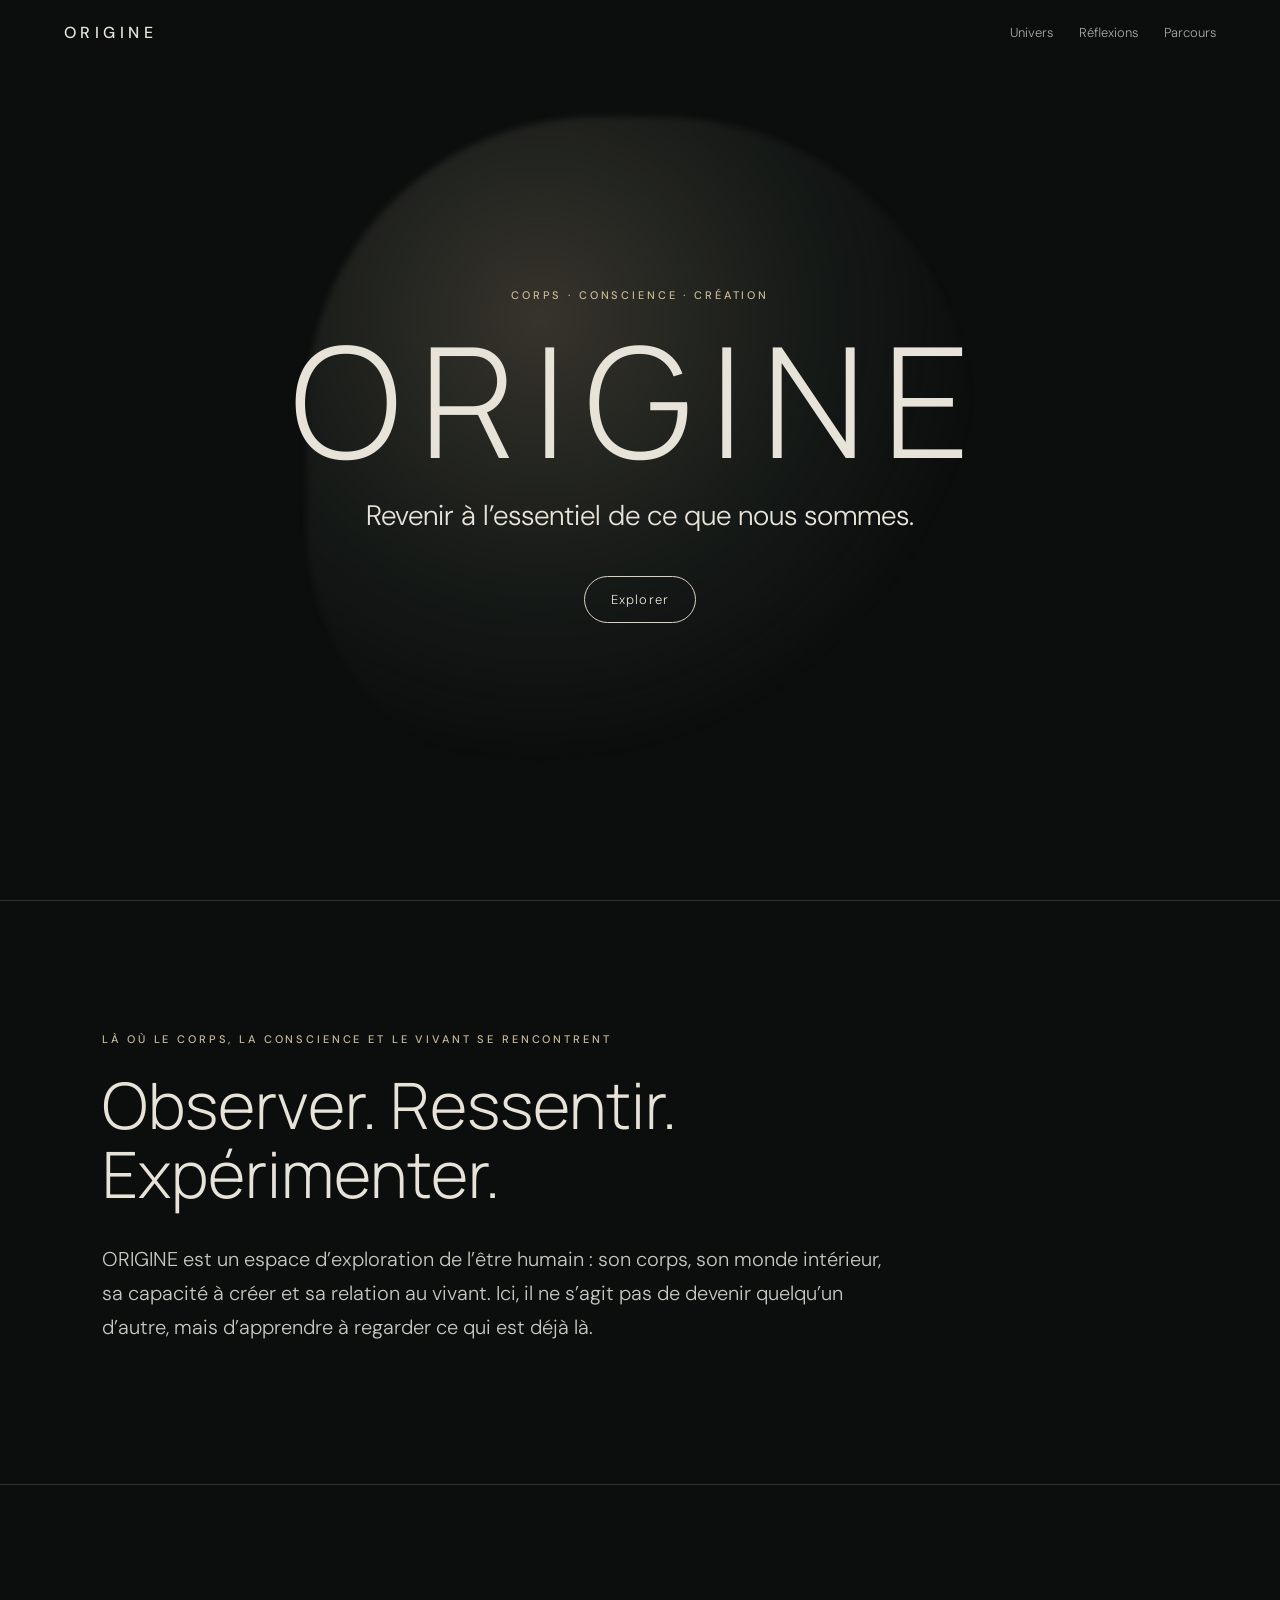
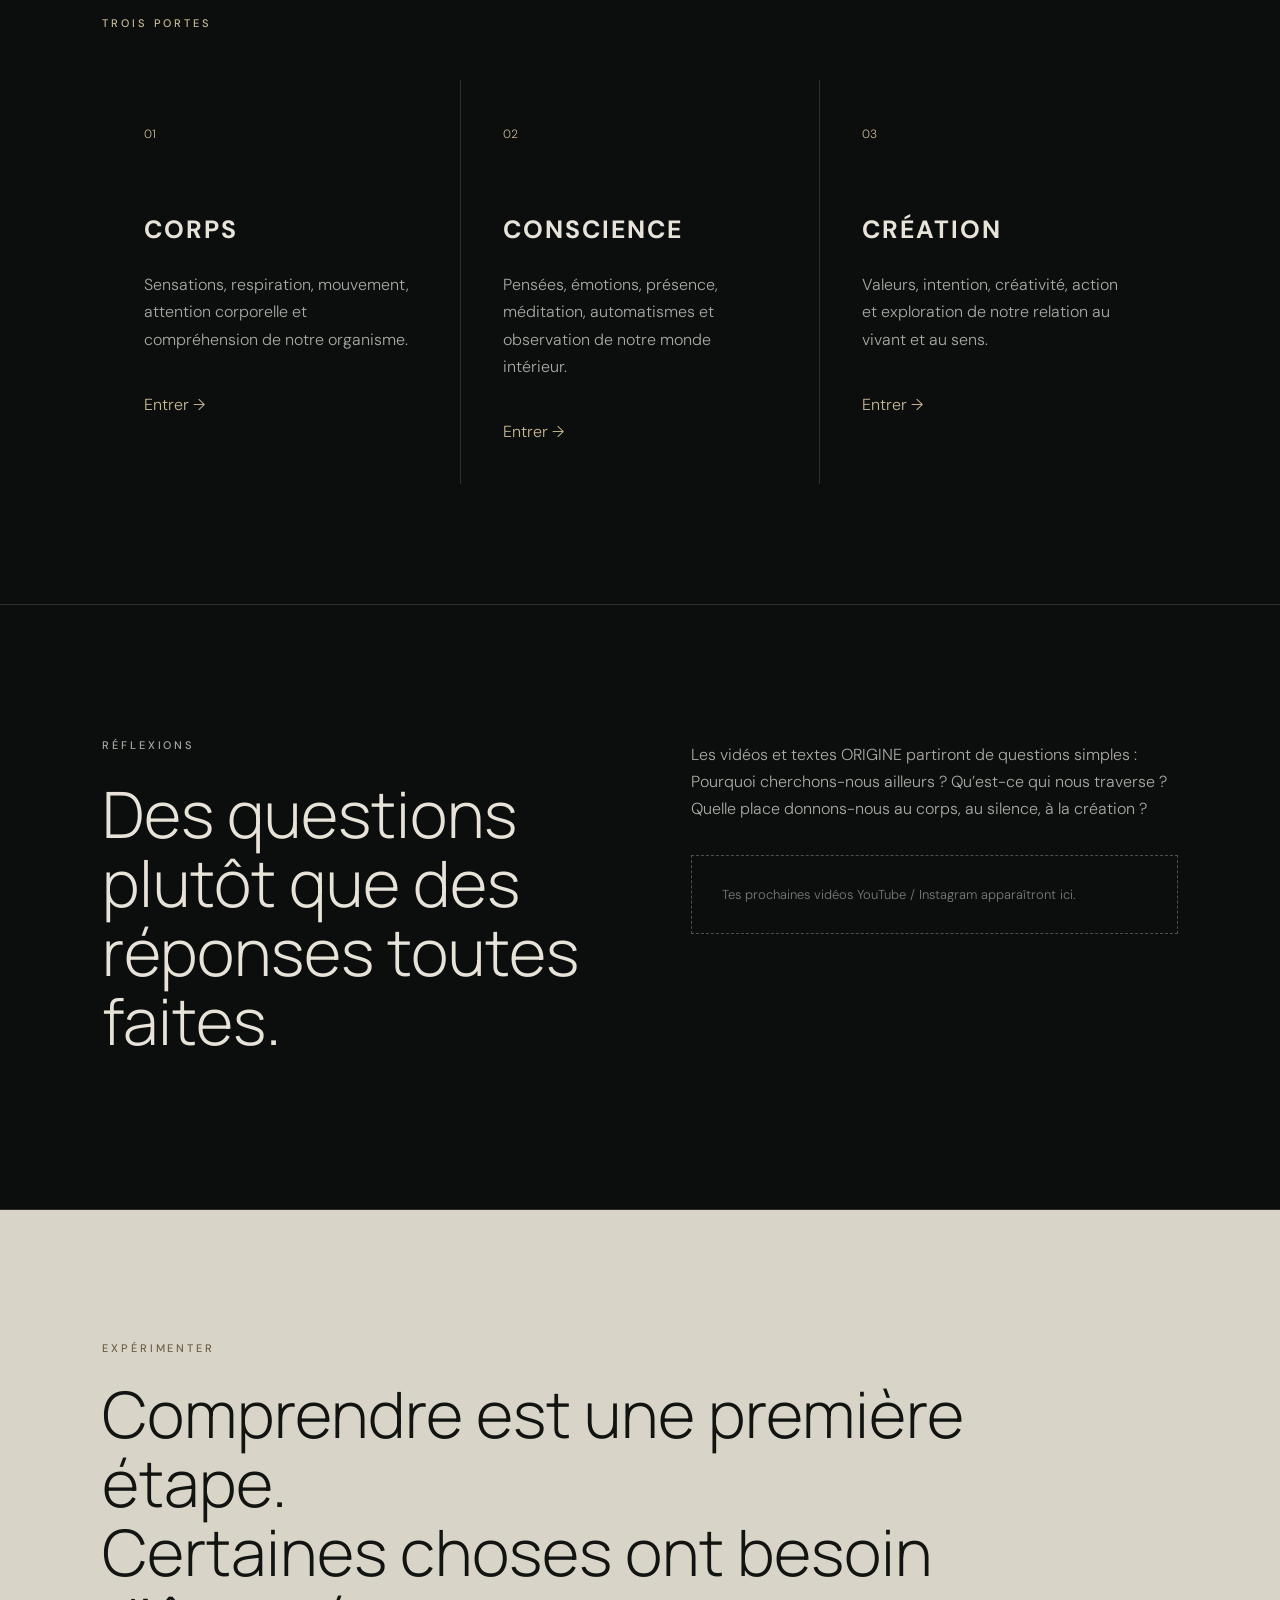
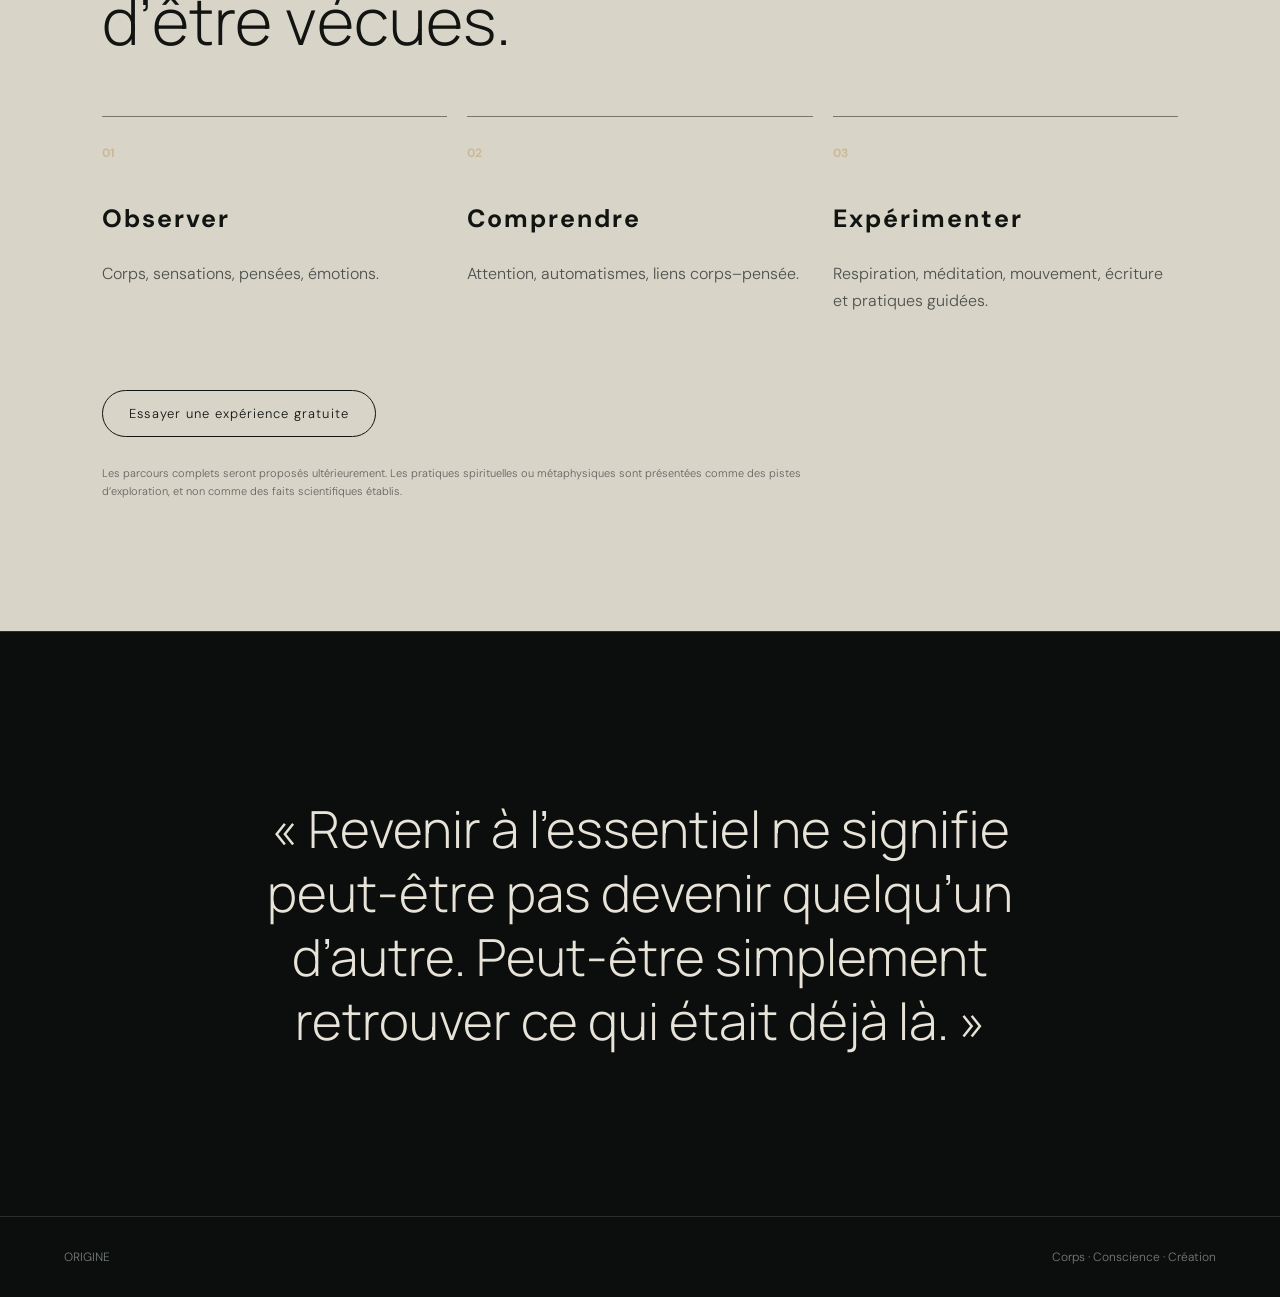
<file: index.html>
<!doctype html>
<html lang="fr">
<head>
<meta charset="utf-8"><meta name="viewport" content="width=device-width,initial-scale=1">
<title>ORIGINE — Revenir à l'essentiel de ce que nous sommes</title>
<meta name="description" content="ORIGINE — Corps, conscience, création. Un espace d'exploration du corps, du monde intérieur et du vivant.">
<link rel="stylesheet" href="style.css">
</head>
<body>
<header class="nav">
  <a class="brand" href="#top">ORIGINE</a>
  <nav><a href="#univers">Univers</a><a href="#reflexions">Réflexions</a><a href="#parcours">Parcours</a></nav>
</header>

<main id="top">
<section class="hero">
  <div class="orb" aria-hidden="true"></div>
  <div class="hero-content">
    <p class="eyebrow">CORPS · CONSCIENCE · CRÉATION</p>
    <h1>ORIGINE</h1>
    <p class="lead">Revenir à l’essentiel de ce que nous sommes.</p>
    <a class="button" href="#manifesto">Explorer</a>
  </div>
</section>

<section id="manifesto" class="manifesto section">
  <p class="eyebrow">LÀ OÙ LE CORPS, LA CONSCIENCE ET LE VIVANT SE RENCONTRENT</p>
  <h2>Observer. Ressentir. Expérimenter.</h2>
  <p class="wide">ORIGINE est un espace d’exploration de l’être humain : son corps, son monde intérieur, sa capacité à créer et sa relation au vivant. Ici, il ne s’agit pas de devenir quelqu’un d’autre, mais d’apprendre à regarder ce qui est déjà là.</p>
</section>

<section id="univers" class="section">
  <p class="eyebrow">TROIS PORTES</p>
  <div class="cards">
    <article><span>01</span><h3>CORPS</h3><p>Sensations, respiration, mouvement, attention corporelle et compréhension de notre organisme.</p><a href="corps.html">Entrer →</a></article>
    <article><span>02</span><h3>CONSCIENCE</h3><p>Pensées, émotions, présence, méditation, automatismes et observation de notre monde intérieur.</p><a href="conscience.html">Entrer →</a></article>
    <article><span>03</span><h3>CRÉATION</h3><p>Valeurs, intention, créativité, action et exploration de notre relation au vivant et au sens.</p><a href="creation.html">Entrer →</a></article>
  </div>
</section>

<section id="reflexions" class="section split">
  <div><p class="eyebrow">RÉFLEXIONS</p><h2>Des questions plutôt que des réponses toutes faites.</h2></div>
  <div><p>Les vidéos et textes ORIGINE partiront de questions simples : Pourquoi cherchons-nous ailleurs ? Qu’est-ce qui nous traverse ? Quelle place donnons-nous au corps, au silence, à la création ?</p><div class="placeholder">Tes prochaines vidéos YouTube / Instagram apparaîtront ici.</div></div>
</section>

<section id="parcours" class="section parcours">
  <p class="eyebrow">EXPÉRIMENTER</p>
  <h2>Comprendre est une première étape.<br>Certaines choses ont besoin d’être vécues.</h2>
  <div class="path">
    <div><b>01</b><h3>Observer</h3><p>Corps, sensations, pensées, émotions.</p></div>
    <div><b>02</b><h3>Comprendre</h3><p>Attention, automatismes, liens corps–pensée.</p></div>
    <div><b>03</b><h3>Expérimenter</h3><p>Respiration, méditation, mouvement, écriture et pratiques guidées.</p></div>
  </div>
  <a class="button light" href="experience.html">Essayer une expérience gratuite</a>
  <p class="micro">Les parcours complets seront proposés ultérieurement. Les pratiques spirituelles ou métaphysiques sont présentées comme des pistes d’exploration, et non comme des faits scientifiques établis.</p>
</section>

<section class="closing section">
  <blockquote>« Revenir à l’essentiel ne signifie peut-être pas devenir quelqu’un d’autre. Peut-être simplement retrouver ce qui était déjà là. »</blockquote>
</section>
</main>
<footer><span>ORIGINE</span><span>Corps · Conscience · Création</span></footer>
<script src="script.js"></script>
</body></html>
</file>
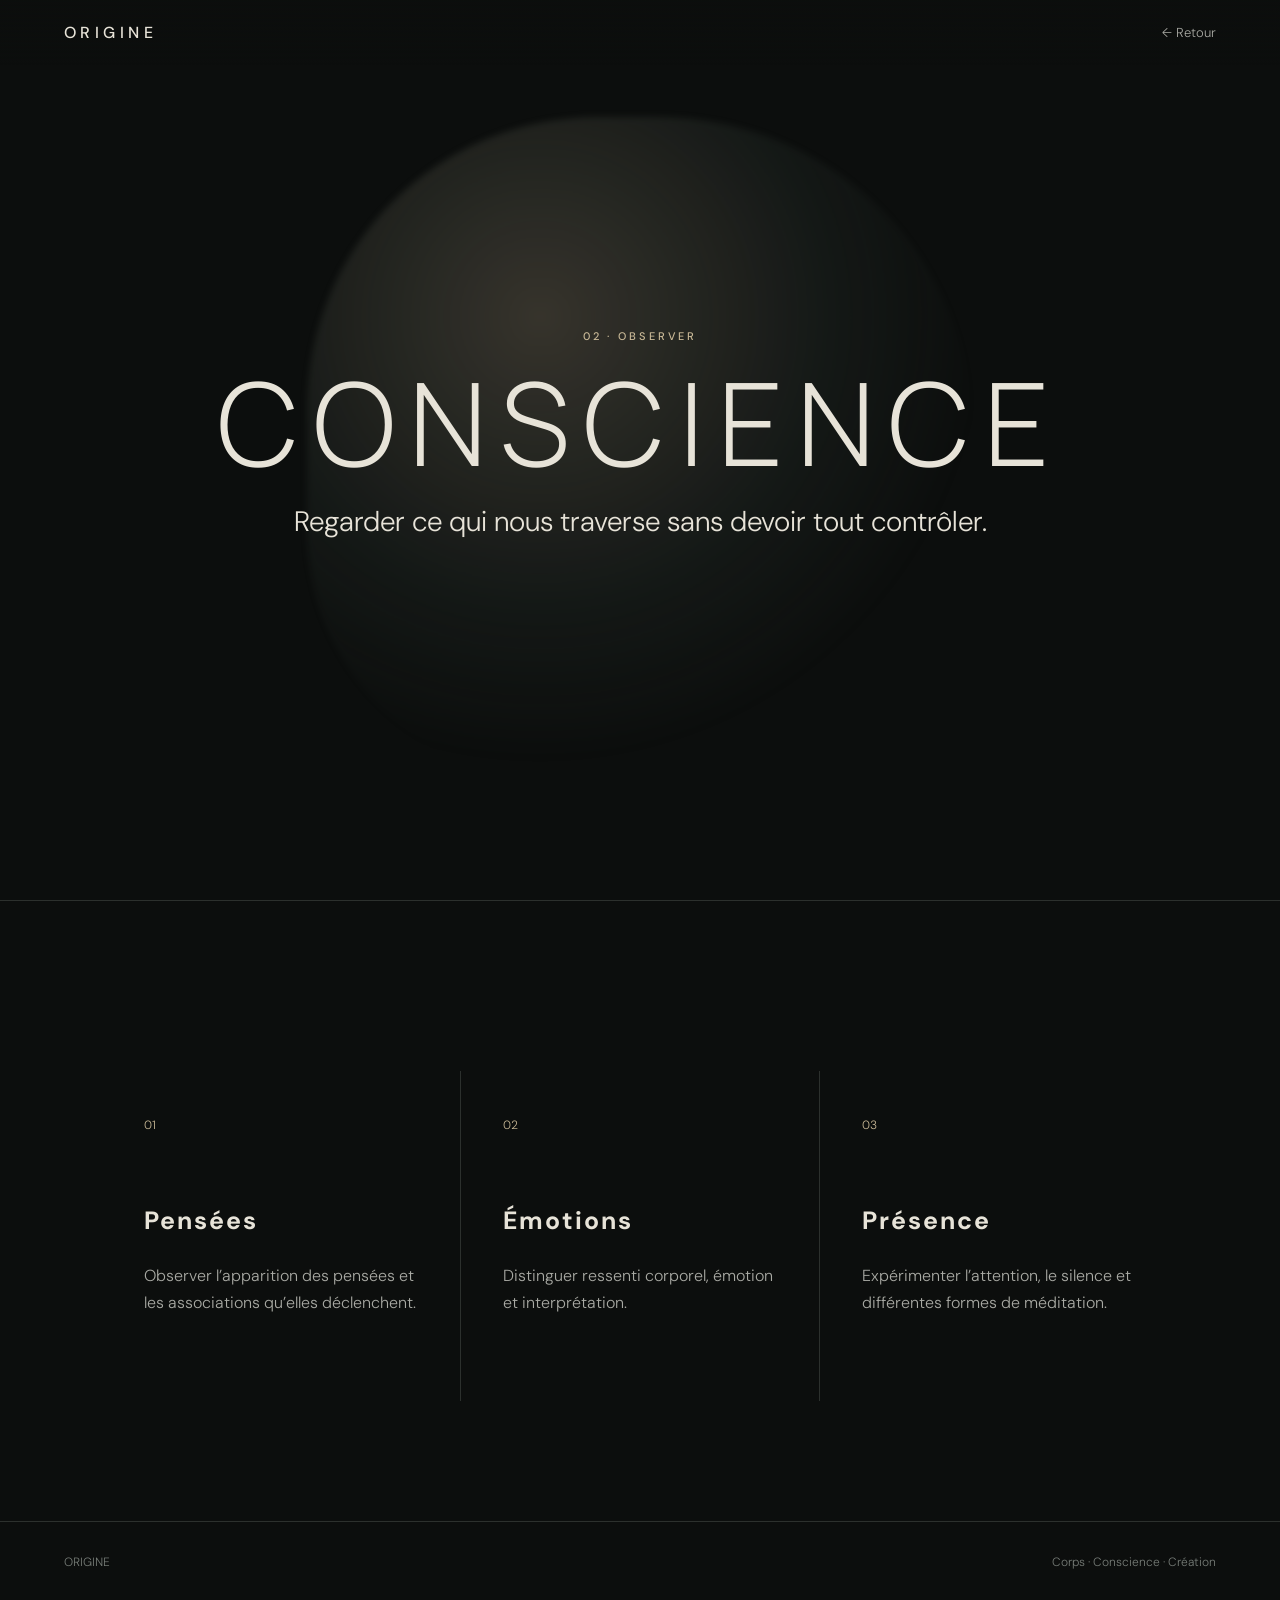
<file: conscience.html>
<!doctype html><html lang="fr"><head><meta charset="utf-8"><meta name="viewport" content="width=device-width,initial-scale=1"><title>Conscience — ORIGINE</title><link rel="stylesheet" href="style.css"></head><body>
<header class="nav"><a class="brand" href="index.html">ORIGINE</a><nav><a href="index.html#univers">← Retour</a></nav></header>
<main><section class="hero"><div class="orb"></div><div class="hero-content"><p class="eyebrow">02 · OBSERVER</p><h1 style="font-size:clamp(50px,9vw,120px)">CONSCIENCE</h1><p class="lead">Regarder ce qui nous traverse sans devoir tout contrôler.</p></div></section>
<section class="section"><div class="cards"><article><span>01</span><h3>Pensées</h3><p>Observer l’apparition des pensées et les associations qu’elles déclenchent.</p></article><article><span>02</span><h3>Émotions</h3><p>Distinguer ressenti corporel, émotion et interprétation.</p></article><article><span>03</span><h3>Présence</h3><p>Expérimenter l’attention, le silence et différentes formes de méditation.</p></article></div></section></main><footer><span>ORIGINE</span><span>Corps · Conscience · Création</span></footer></body></html>
</file>
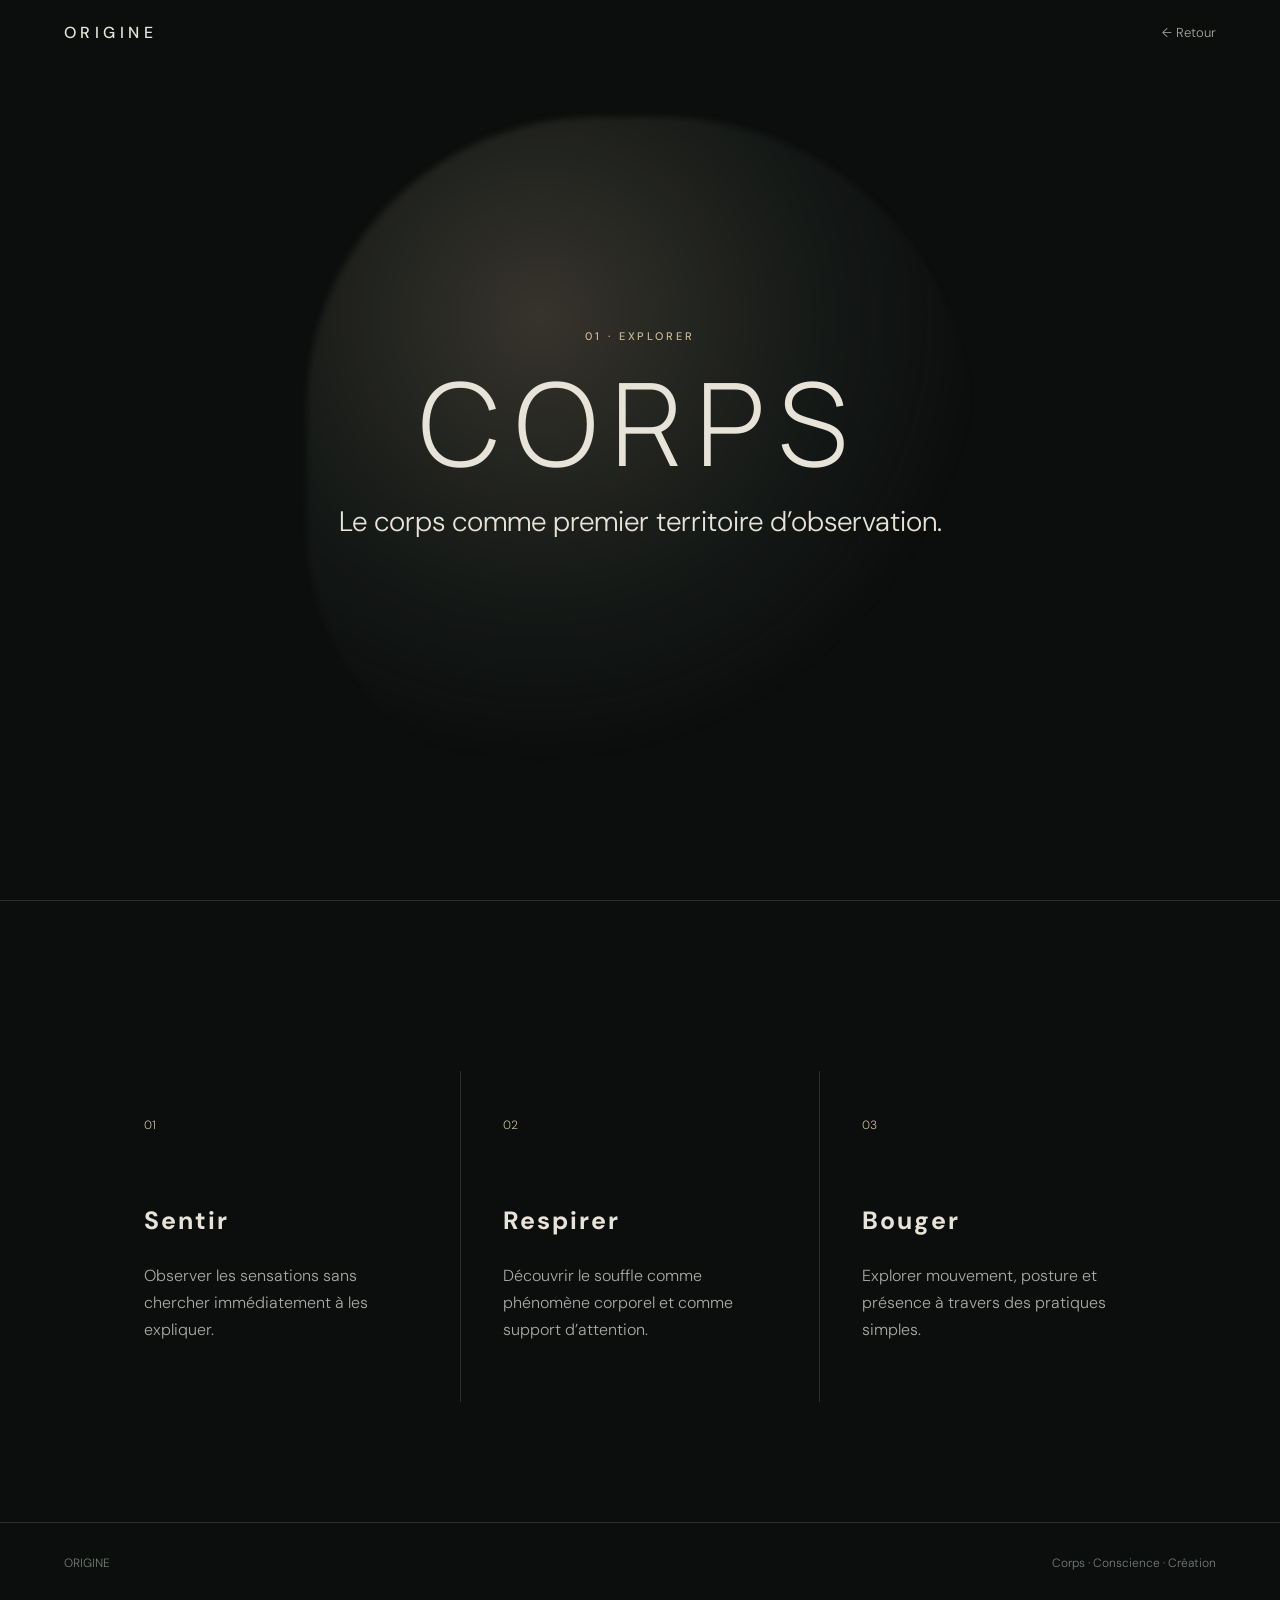
<file: corps.html>
<!doctype html><html lang="fr"><head><meta charset="utf-8"><meta name="viewport" content="width=device-width,initial-scale=1"><title>Corps — ORIGINE</title><link rel="stylesheet" href="style.css"></head><body>
<header class="nav"><a class="brand" href="index.html">ORIGINE</a><nav><a href="index.html#univers">← Retour</a></nav></header>
<main><section class="hero"><div class="orb"></div><div class="hero-content"><p class="eyebrow">01 · EXPLORER</p><h1 style="font-size:clamp(50px,9vw,120px)">CORPS</h1><p class="lead">Le corps comme premier territoire d’observation.</p></div></section>
<section class="section"><div class="cards"><article><span>01</span><h3>Sentir</h3><p>Observer les sensations sans chercher immédiatement à les expliquer.</p></article><article><span>02</span><h3>Respirer</h3><p>Découvrir le souffle comme phénomène corporel et comme support d’attention.</p></article><article><span>03</span><h3>Bouger</h3><p>Explorer mouvement, posture et présence à travers des pratiques simples.</p></article></div></section></main><footer><span>ORIGINE</span><span>Corps · Conscience · Création</span></footer></body></html>
</file>
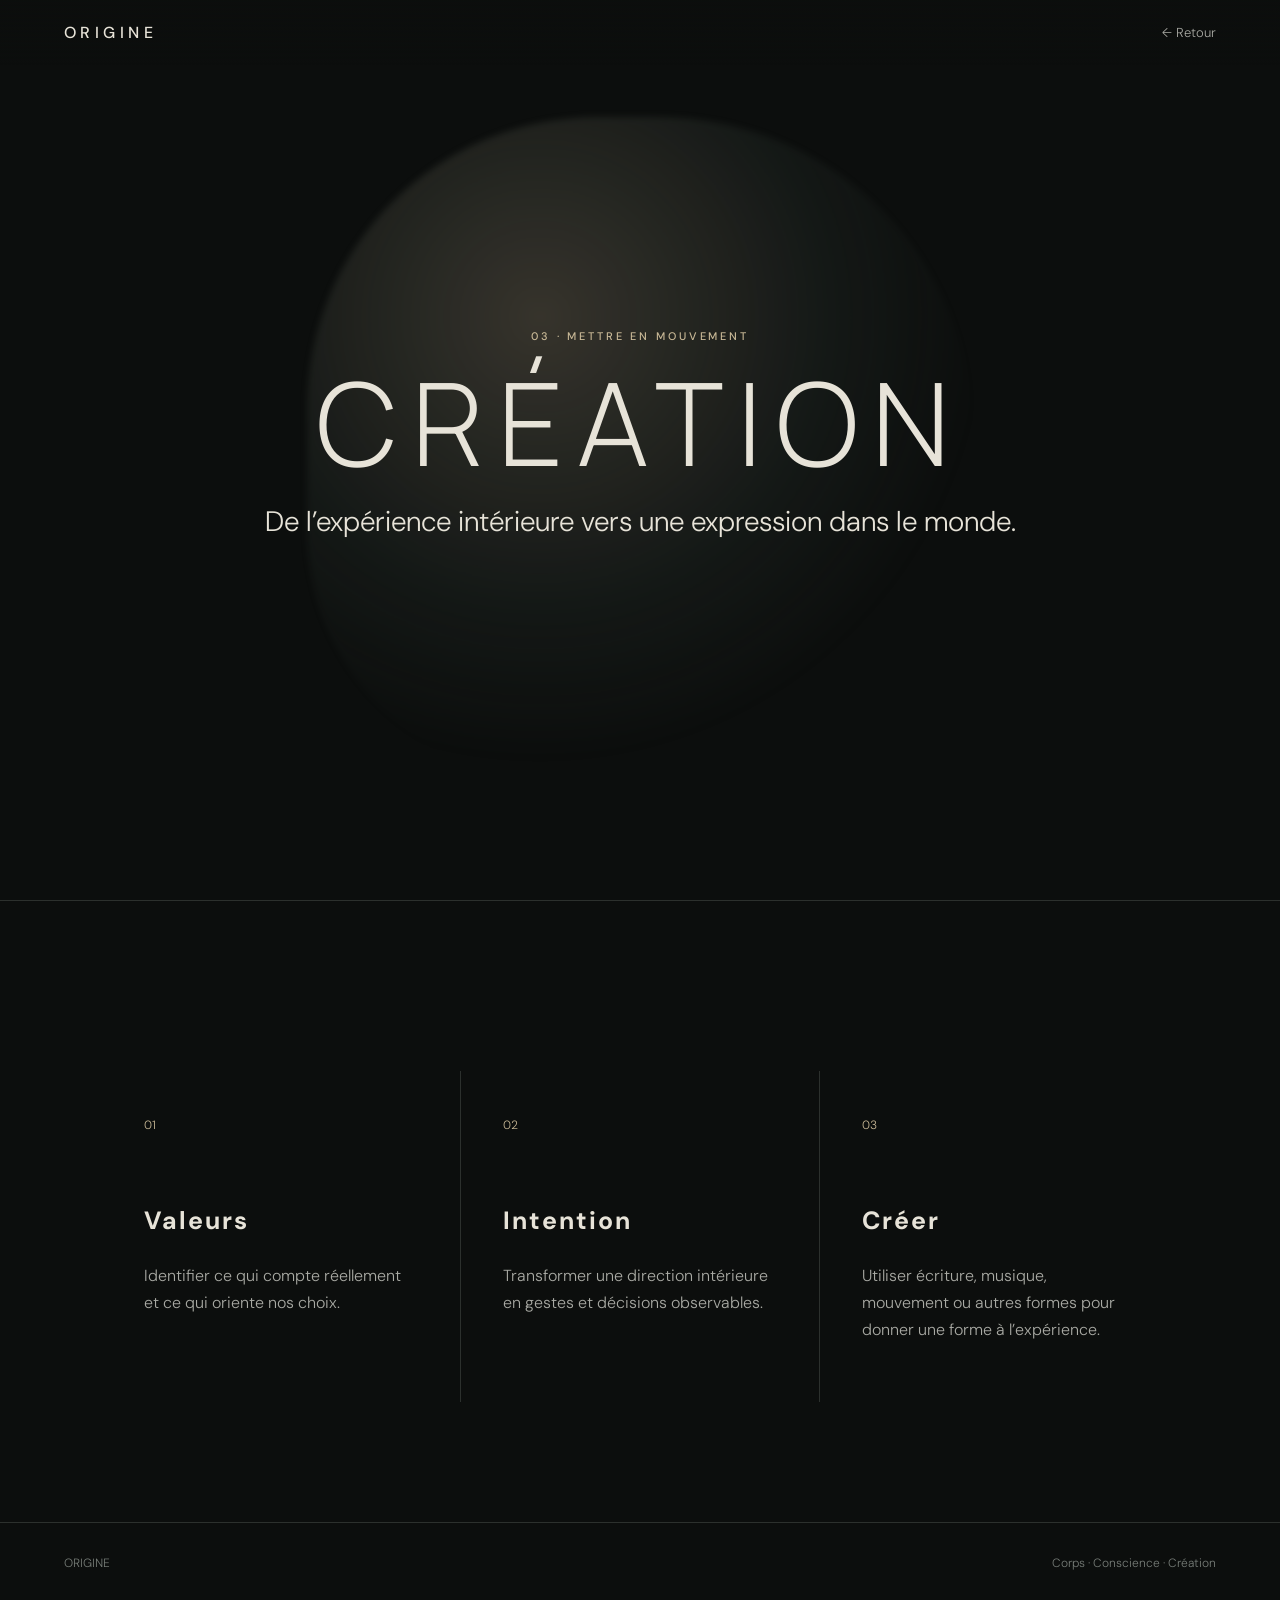
<file: creation.html>
<!doctype html><html lang="fr"><head><meta charset="utf-8"><meta name="viewport" content="width=device-width,initial-scale=1"><title>Création — ORIGINE</title><link rel="stylesheet" href="style.css"></head><body>
<header class="nav"><a class="brand" href="index.html">ORIGINE</a><nav><a href="index.html#univers">← Retour</a></nav></header>
<main><section class="hero"><div class="orb"></div><div class="hero-content"><p class="eyebrow">03 · METTRE EN MOUVEMENT</p><h1 style="font-size:clamp(50px,9vw,120px)">CRÉATION</h1><p class="lead">De l’expérience intérieure vers une expression dans le monde.</p></div></section>
<section class="section"><div class="cards"><article><span>01</span><h3>Valeurs</h3><p>Identifier ce qui compte réellement et ce qui oriente nos choix.</p></article><article><span>02</span><h3>Intention</h3><p>Transformer une direction intérieure en gestes et décisions observables.</p></article><article><span>03</span><h3>Créer</h3><p>Utiliser écriture, musique, mouvement ou autres formes pour donner une forme à l’expérience.</p></article></div></section></main><footer><span>ORIGINE</span><span>Corps · Conscience · Création</span></footer></body></html>
</file>
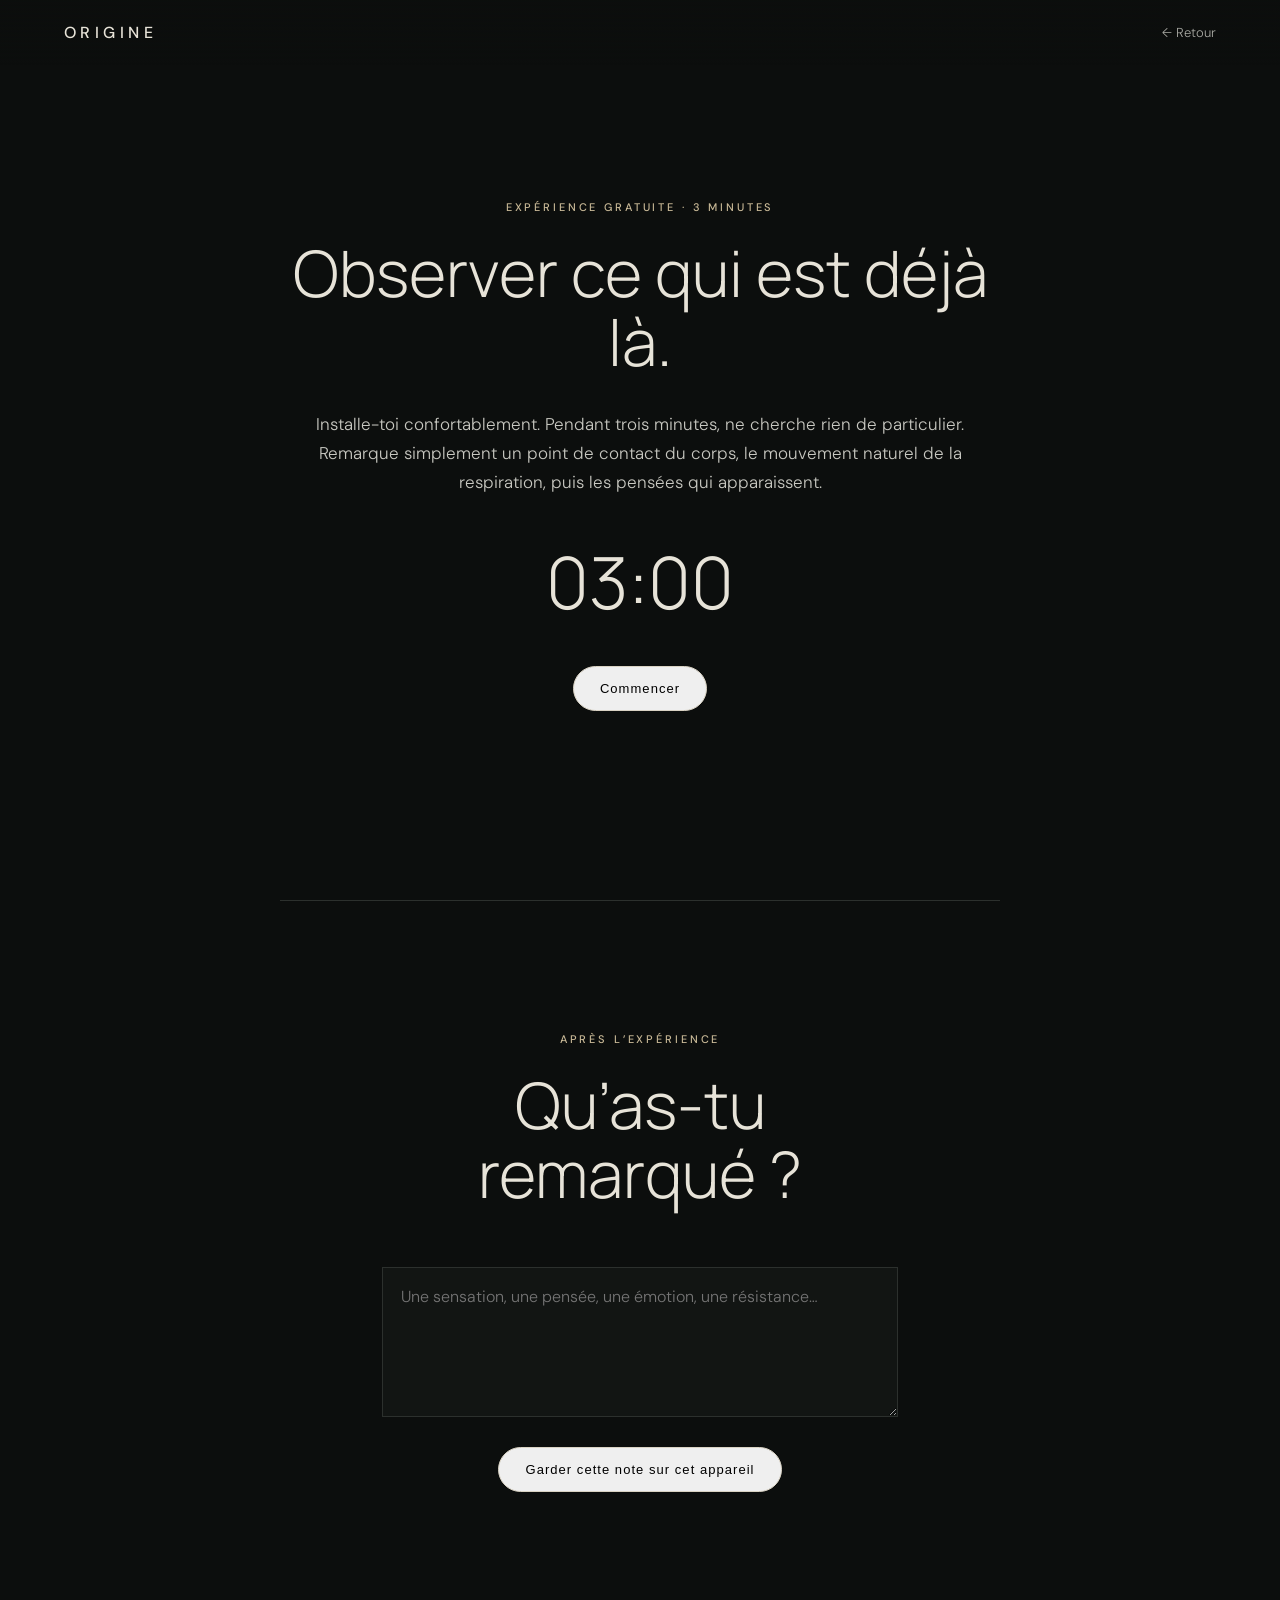
<file: experience.html>
<!doctype html><html lang="fr"><head><meta charset="utf-8"><meta name="viewport" content="width=device-width,initial-scale=1"><title>Expérience gratuite — ORIGINE</title><link rel="stylesheet" href="style.css"></head><body>
<header class="nav"><a class="brand" href="index.html">ORIGINE</a><nav><a href="index.html#parcours">← Retour</a></nav></header>
<main><section class="hero"><div class="hero-content practice"><p class="eyebrow">EXPÉRIENCE GRATUITE · 3 MINUTES</p><h2>Observer ce qui est déjà là.</h2><p class="wide" style="font-size:17px">Installe-toi confortablement. Pendant trois minutes, ne cherche rien de particulier. Remarque simplement un point de contact du corps, le mouvement naturel de la respiration, puis les pensées qui apparaissent.</p><div class="timer" id="timer">03:00</div><button class="button" id="start">Commencer</button></div></section>
<section class="section practice"><p class="eyebrow">APRÈS L’EXPÉRIENCE</p><h2>Qu’as-tu remarqué ?</h2><textarea id="journal" class="journal" placeholder="Une sensation, une pensée, une émotion, une résistance…"></textarea><button class="button" id="save">Garder cette note sur cet appareil</button><p id="saved" class="micro"></p></section></main>
<script>
let running=false, left=180, it; const t=document.getElementById('timer');
document.getElementById('start').onclick=()=>{if(running)return;running=true;it=setInterval(()=>{left--;let m=String(Math.floor(left/60)).padStart(2,'0'),s=String(left%60).padStart(2,'0');t.textContent=m+':'+s;if(left<=0){clearInterval(it);running=false;t.textContent='Terminé';}},1000)};
const j=document.getElementById('journal'); j.value=localStorage.getItem('origine-note')||'';
document.getElementById('save').onclick=()=>{localStorage.setItem('origine-note',j.value);document.getElementById('saved').textContent='Note enregistrée localement dans ce navigateur.'}
</script></body></html>
</file>
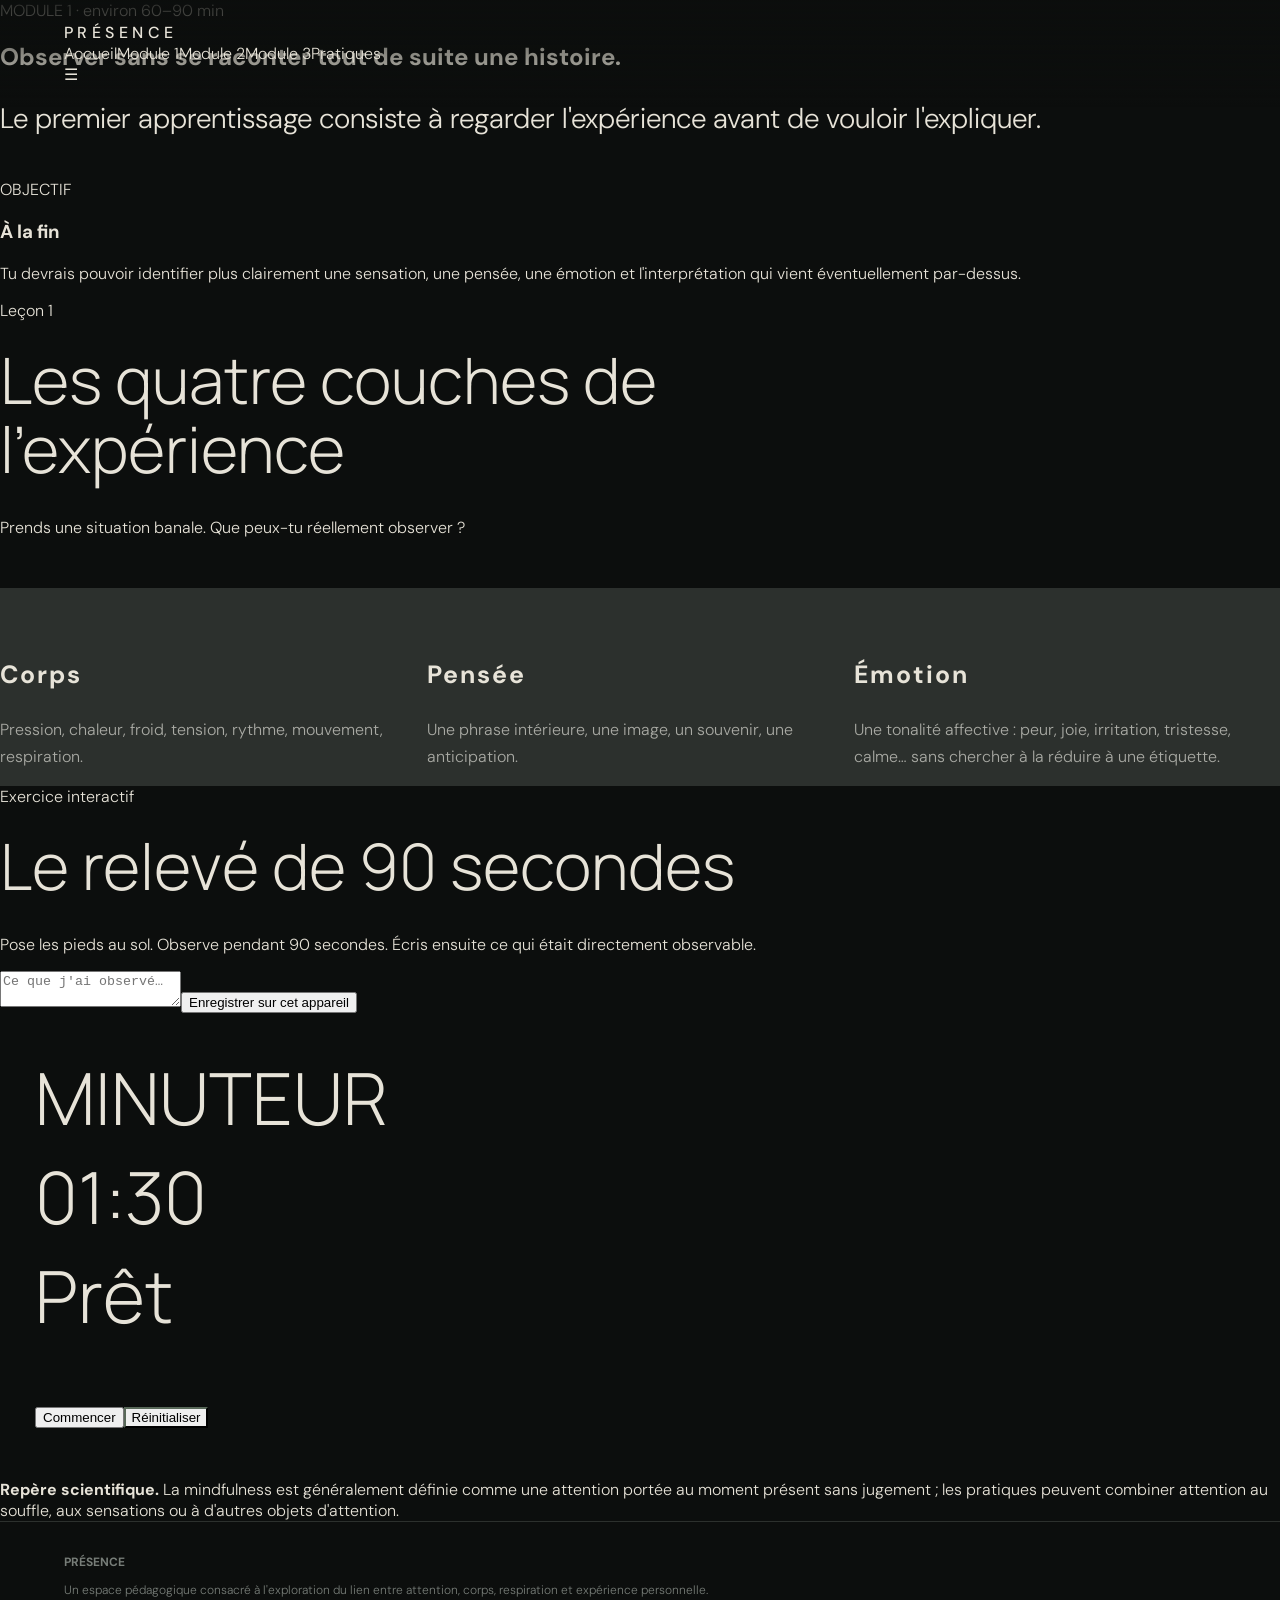
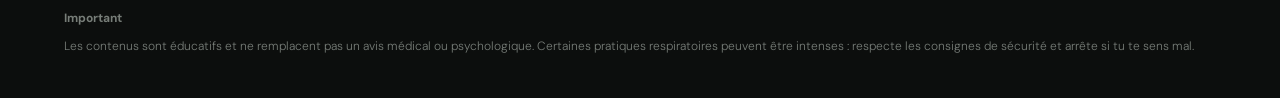
<file: module-1.html>
<!doctype html><html lang="fr"><head><meta charset="utf-8"><meta name="viewport" content="width=device-width,initial-scale=1"><meta name="description" content="Présence — parcours de développement corporel et personnel"><title>Module 1 · Présence</title><link rel="stylesheet" href="style.css"></head><body><nav class="nav"><div class="navin wrap"><a class="brand" href="index.html">PRÉSENCE</a><div class="links">
    <a href="index.html">Accueil</a><a href="module-1.html">Module 1</a><a href="module-2.html">Module 2</a><a href="module-3.html">Module 3</a><a href="pratiques.html">Pratiques</a></div><span class="menu">☰</span></div></nav><main>
<section class="module-hero"><div class="wrap module-grid"><div><span class="badge">MODULE 1 · environ 60–90 min</span><h1>Observer sans se raconter tout de suite une histoire.</h1><p class="lead">Le premier apprentissage consiste à regarder l'expérience avant de vouloir l'expliquer.</p></div><div class="card"><div class="num">OBJECTIF</div><h3>À la fin</h3><p>Tu devrais pouvoir identifier plus clairement une sensation, une pensée, une émotion et l'interprétation qui vient éventuellement par-dessus.</p></div></div></section>
<section><div class="wrap"><div class="head"><div class="kicker">Leçon 1</div><h2>Les quatre couches de l'expérience</h2><p>Prends une situation banale. Que peux-tu réellement observer ?</p></div><div class="cards"><div class="card"><h3>Corps</h3><p>Pression, chaleur, froid, tension, rythme, mouvement, respiration.</p></div><div class="card"><h3>Pensée</h3><p>Une phrase intérieure, une image, un souvenir, une anticipation.</p></div><div class="card"><h3>Émotion</h3><p>Une tonalité affective : peur, joie, irritation, tristesse, calme… sans chercher à la réduire à une étiquette.</p></div></div></div></section>
<section style="background:var(--cream)"><div class="wrap lesson"><div class="card"><div class="kicker">Exercice interactif</div><h2>Le relevé de 90 secondes</h2><p>Pose les pieds au sol. Observe pendant 90 secondes. Écris ensuite ce qui était directement observable.</p><textarea class="input" id="note1" placeholder="Ce que j'ai observé…"></textarea><button class="btn" onclick="saveNote('note1','saved1')">Enregistrer sur cet appareil</button><p id="saved1"></p></div><div class="timer"><div class="num">MINUTEUR</div><div class="clock" id="clock1">01:30</div><div class="phase" id="phase1">Prêt</div><div class="controls"><button class="btn" onclick="timer('clock1','phase1',90)">Commencer</button><button class="btn light" onclick="location.reload()">Réinitialiser</button></div></div></div></section>
<section><div class="wrap"><div class="source"><strong>Repère scientifique.</strong> La mindfulness est généralement définie comme une attention portée au moment présent sans jugement ; les pratiques peuvent combiner attention au souffle, aux sensations ou à d'autres objets d'attention.</div></div></section>
</main><footer><div class="wrap footergrid"><div><strong>PRÉSENCE</strong><p>Un espace pédagogique consacré à l'exploration du lien entre attention, corps, respiration et expérience personnelle.</p></div><div><strong>Important</strong><p>Les contenus sont éducatifs et ne remplacent pas un avis médical ou psychologique. Certaines pratiques respiratoires peuvent être intenses : respecte les consignes de sécurité et arrête si tu te sens mal.</p></div></div></footer></body></html>
</file>
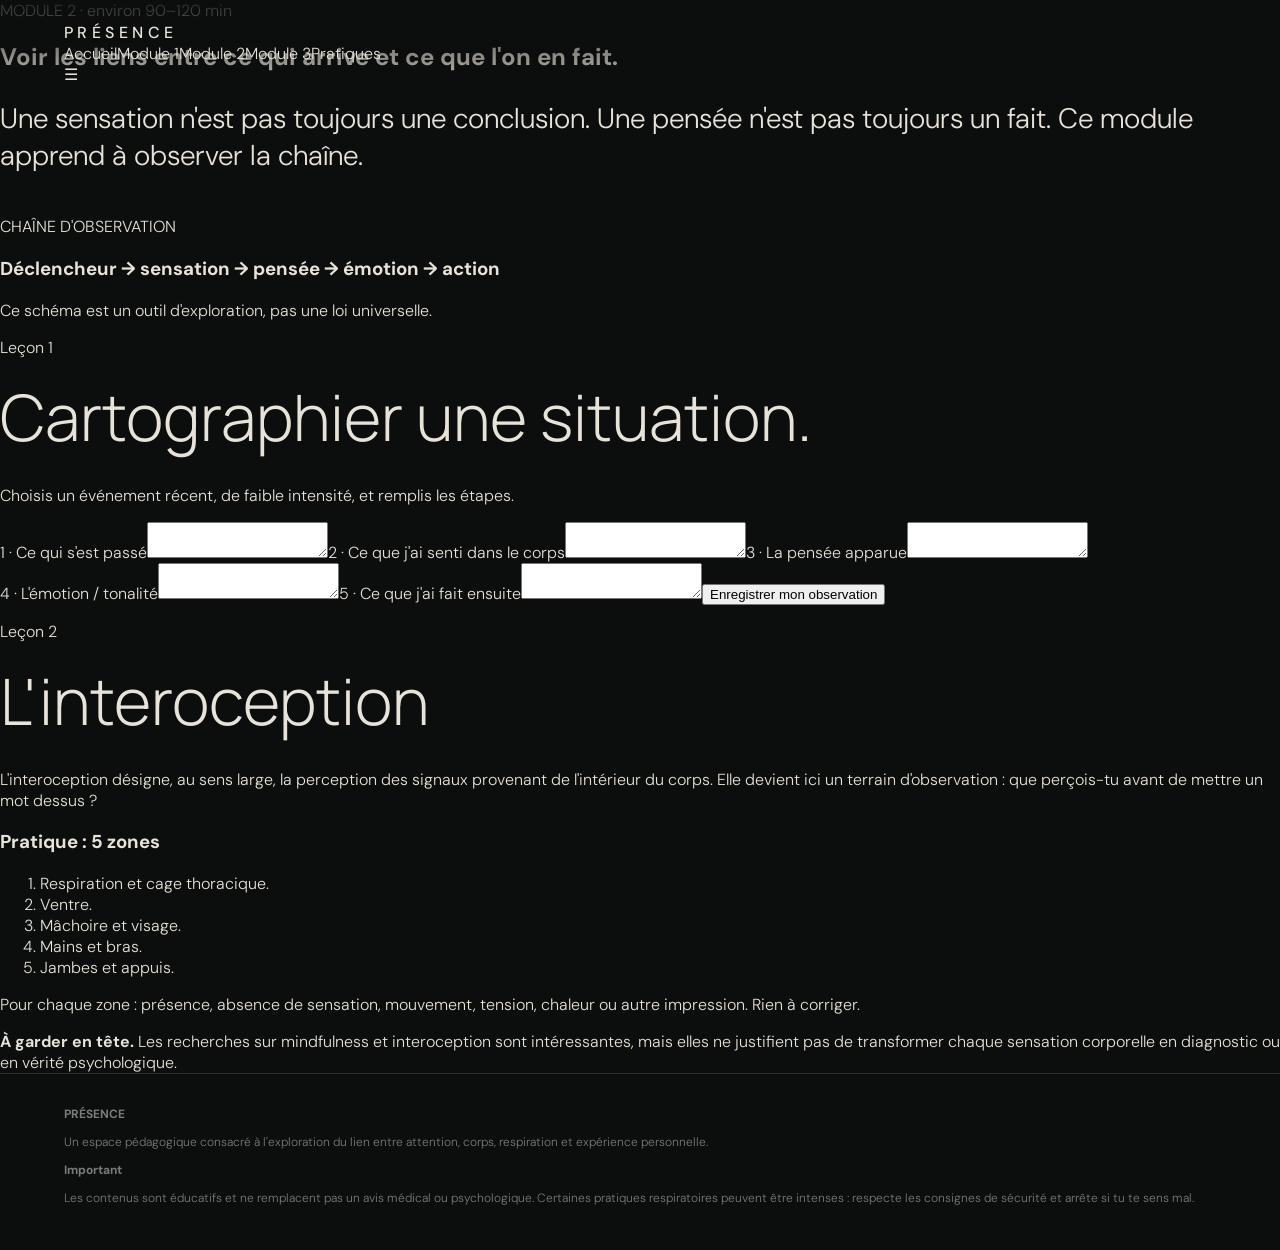
<file: module-2.html>
<!doctype html><html lang="fr"><head><meta charset="utf-8"><meta name="viewport" content="width=device-width,initial-scale=1"><meta name="description" content="Présence — parcours de développement corporel et personnel"><title>Module 2 · Présence</title><link rel="stylesheet" href="style.css"></head><body><nav class="nav"><div class="navin wrap"><a class="brand" href="index.html">PRÉSENCE</a><div class="links">
    <a href="index.html">Accueil</a><a href="module-1.html">Module 1</a><a href="module-2.html">Module 2</a><a href="module-3.html">Module 3</a><a href="pratiques.html">Pratiques</a></div><span class="menu">☰</span></div></nav><main>
<section class="module-hero"><div class="wrap module-grid"><div><span class="badge">MODULE 2 · environ 90–120 min</span><h1>Voir les liens entre ce qui arrive et ce que l'on en fait.</h1><p class="lead">Une sensation n'est pas toujours une conclusion. Une pensée n'est pas toujours un fait. Ce module apprend à observer la chaîne.</p></div><div class="card"><div class="num">CHAÎNE D'OBSERVATION</div><h3>Déclencheur → sensation → pensée → émotion → action</h3><p>Ce schéma est un outil d'exploration, pas une loi universelle.</p></div></div></section>
<section><div class="wrap"><div class="head"><div class="kicker">Leçon 1</div><h2>Cartographier une situation.</h2><p>Choisis un événement récent, de faible intensité, et remplis les étapes.</p></div><div class="lesson"><div class="card"><label>1 · Ce qui s'est passé<textarea class="input" id="m2a"></textarea></label><label>2 · Ce que j'ai senti dans le corps<textarea class="input" id="m2b"></textarea></label><label>3 · La pensée apparue<textarea class="input" id="m2c"></textarea></label></div><div class="card"><label>4 · L'émotion / tonalité<textarea class="input" id="m2d"></textarea></label><label>5 · Ce que j'ai fait ensuite<textarea class="input" id="m2e"></textarea></label><button class="btn" onclick="saveBundle()">Enregistrer mon observation</button><p id="bundle"></p></div></div></div></section>
<section style="background:var(--cream)"><div class="wrap"><div class="head"><div class="kicker">Leçon 2</div><h2>L'interoception</h2><p>L'interoception désigne, au sens large, la perception des signaux provenant de l'intérieur du corps. Elle devient ici un terrain d'observation : que perçois-tu avant de mettre un mot dessus ?</p></div><div class="card"><h3>Pratique : 5 zones</h3><ol><li>Respiration et cage thoracique.</li><li>Ventre.</li><li>Mâchoire et visage.</li><li>Mains et bras.</li><li>Jambes et appuis.</li></ol><p>Pour chaque zone : présence, absence de sensation, mouvement, tension, chaleur ou autre impression. Rien à corriger.</p></div></div></section>
<section><div class="wrap"><div class="source"><strong>À garder en tête.</strong> Les recherches sur mindfulness et interoception sont intéressantes, mais elles ne justifient pas de transformer chaque sensation corporelle en diagnostic ou en vérité psychologique.</div></div></section>
</main><footer><div class="wrap footergrid"><div><strong>PRÉSENCE</strong><p>Un espace pédagogique consacré à l'exploration du lien entre attention, corps, respiration et expérience personnelle.</p></div><div><strong>Important</strong><p>Les contenus sont éducatifs et ne remplacent pas un avis médical ou psychologique. Certaines pratiques respiratoires peuvent être intenses : respecte les consignes de sécurité et arrête si tu te sens mal.</p></div></div></footer></body></html>
</file>
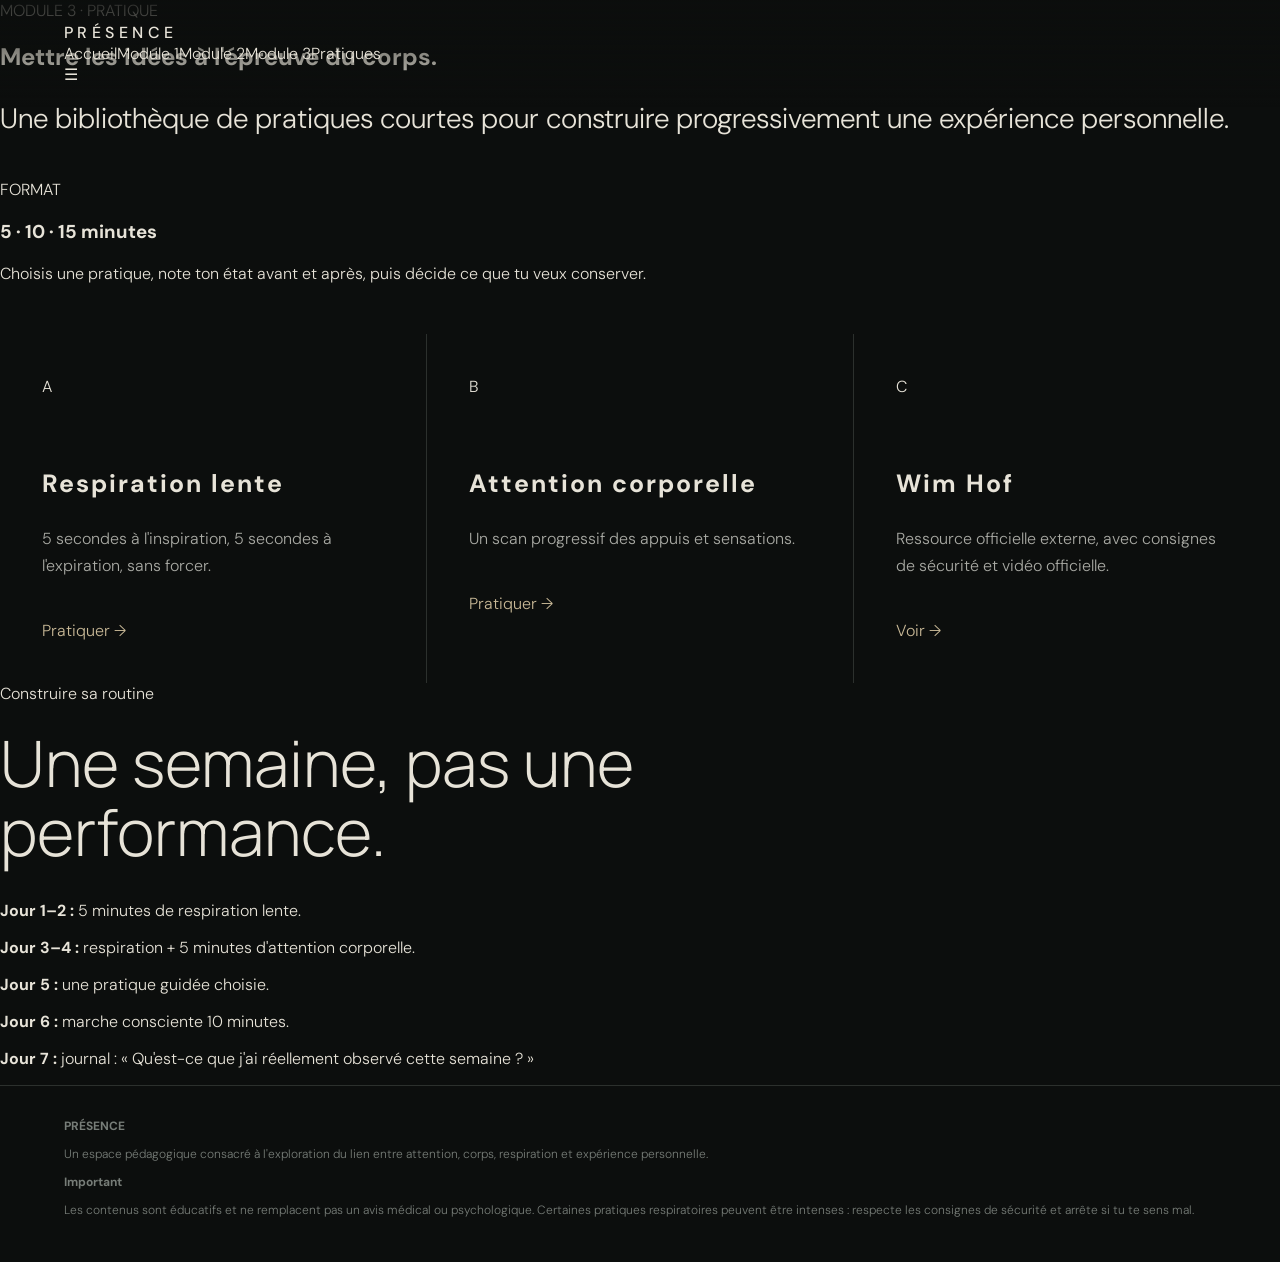
<file: module-3.html>
<!doctype html><html lang="fr"><head><meta charset="utf-8"><meta name="viewport" content="width=device-width,initial-scale=1"><meta name="description" content="Présence — parcours de développement corporel et personnel"><title>Module 3 · Présence</title><link rel="stylesheet" href="style.css"></head><body><nav class="nav"><div class="navin wrap"><a class="brand" href="index.html">PRÉSENCE</a><div class="links">
    <a href="index.html">Accueil</a><a href="module-1.html">Module 1</a><a href="module-2.html">Module 2</a><a href="module-3.html">Module 3</a><a href="pratiques.html">Pratiques</a></div><span class="menu">☰</span></div></nav><main>
<section class="module-hero"><div class="wrap module-grid"><div><span class="badge">MODULE 3 · PRATIQUE</span><h1>Mettre les idées à l'épreuve du corps.</h1><p class="lead">Une bibliothèque de pratiques courtes pour construire progressivement une expérience personnelle.</p></div><div class="card"><div class="num">FORMAT</div><h3>5 · 10 · 15 minutes</h3><p>Choisis une pratique, note ton état avant et après, puis décide ce que tu veux conserver.</p></div></div></section>
<section><div class="wrap"><div class="cards"><article class="card"><div class="num">A</div><h3>Respiration lente</h3><p>5 secondes à l'inspiration, 5 secondes à l'expiration, sans forcer.</p><a href="pratiques.html#lente">Pratiquer →</a></article><article class="card"><div class="num">B</div><h3>Attention corporelle</h3><p>Un scan progressif des appuis et sensations.</p><a href="pratiques.html#scan">Pratiquer →</a></article><article class="card"><div class="num">C</div><h3>Wim Hof</h3><p>Ressource officielle externe, avec consignes de sécurité et vidéo officielle.</p><a href="pratiques.html#wimhof">Voir →</a></article></div></div></section>
<section style="background:var(--cream)"><div class="wrap"><div class="head"><div class="kicker">Construire sa routine</div><h2>Une semaine, pas une performance.</h2></div><div class="card"><p><strong>Jour 1–2 :</strong> 5 minutes de respiration lente.</p><p><strong>Jour 3–4 :</strong> respiration + 5 minutes d'attention corporelle.</p><p><strong>Jour 5 :</strong> une pratique guidée choisie.</p><p><strong>Jour 6 :</strong> marche consciente 10 minutes.</p><p><strong>Jour 7 :</strong> journal : « Qu'est-ce que j'ai réellement observé cette semaine ? »</p></div></div></section>
</main><footer><div class="wrap footergrid"><div><strong>PRÉSENCE</strong><p>Un espace pédagogique consacré à l'exploration du lien entre attention, corps, respiration et expérience personnelle.</p></div><div><strong>Important</strong><p>Les contenus sont éducatifs et ne remplacent pas un avis médical ou psychologique. Certaines pratiques respiratoires peuvent être intenses : respecte les consignes de sécurité et arrête si tu te sens mal.</p></div></div></footer></body></html>
</file>
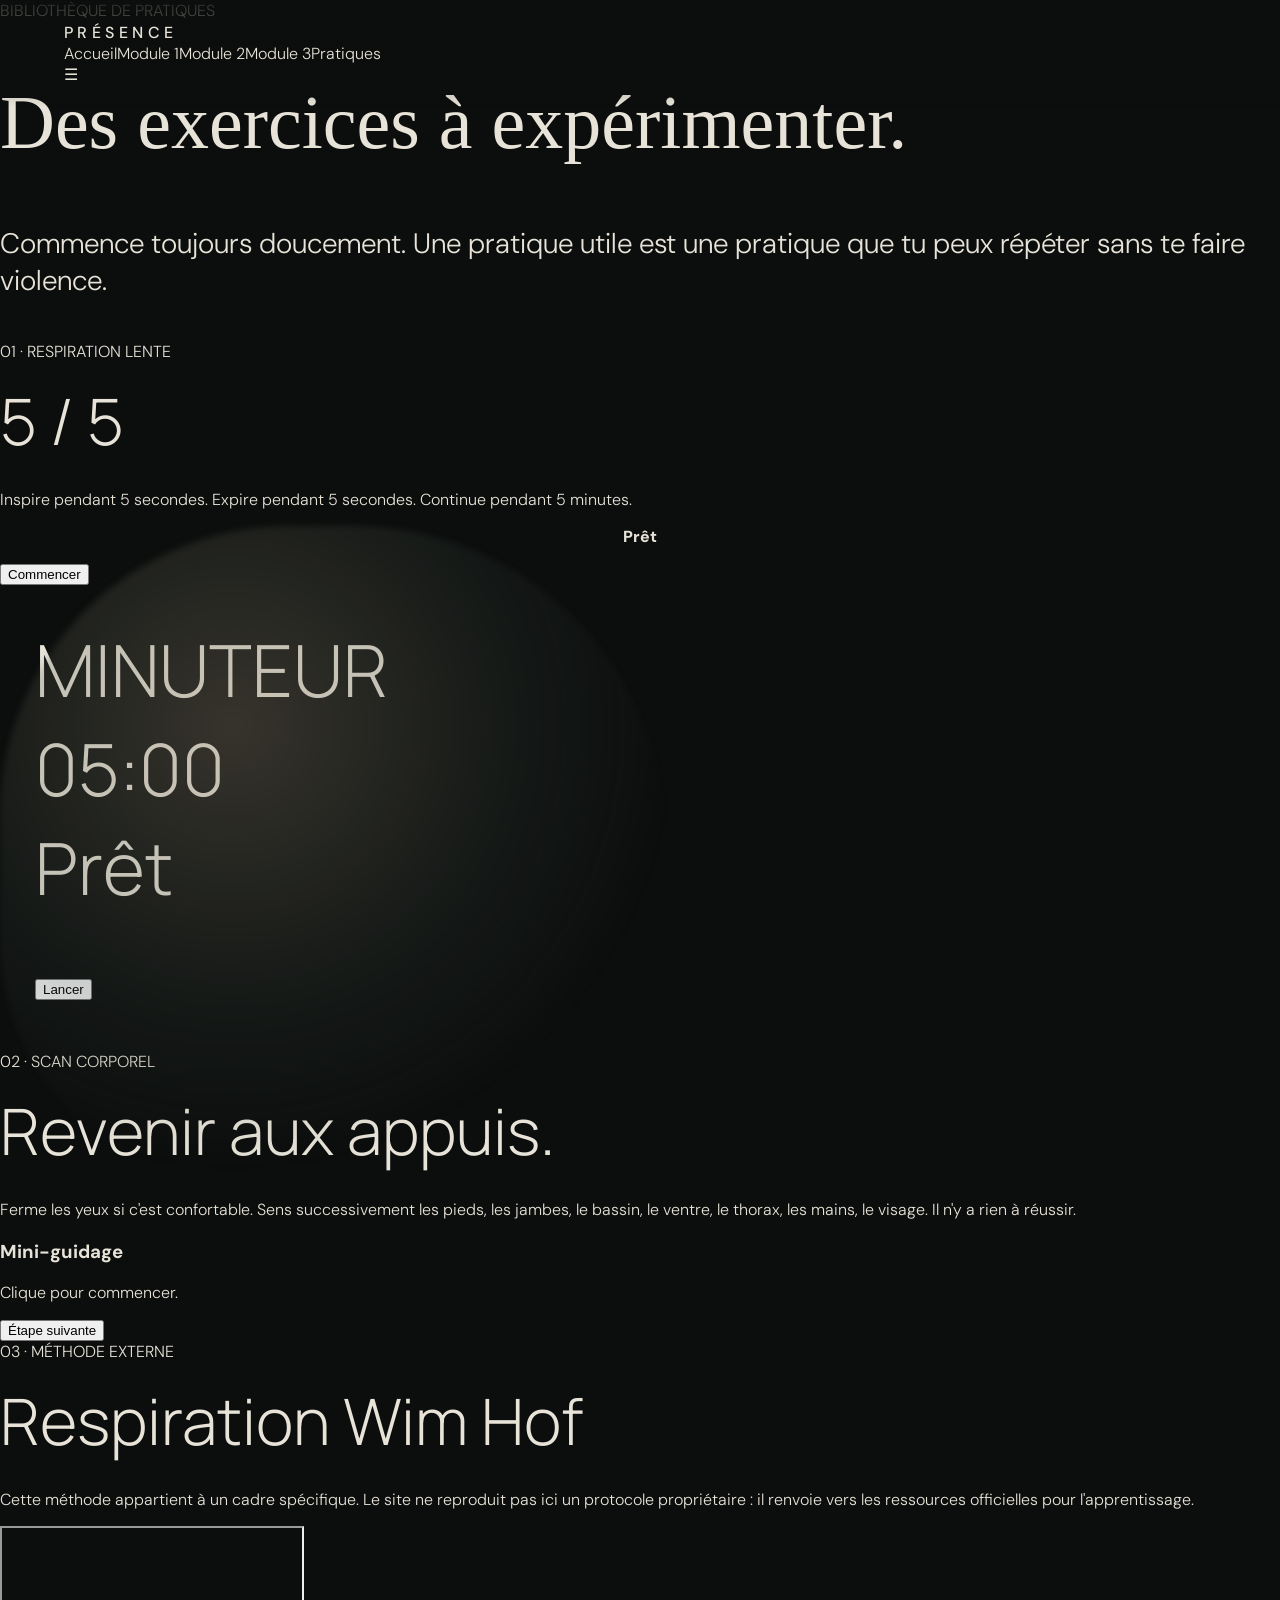
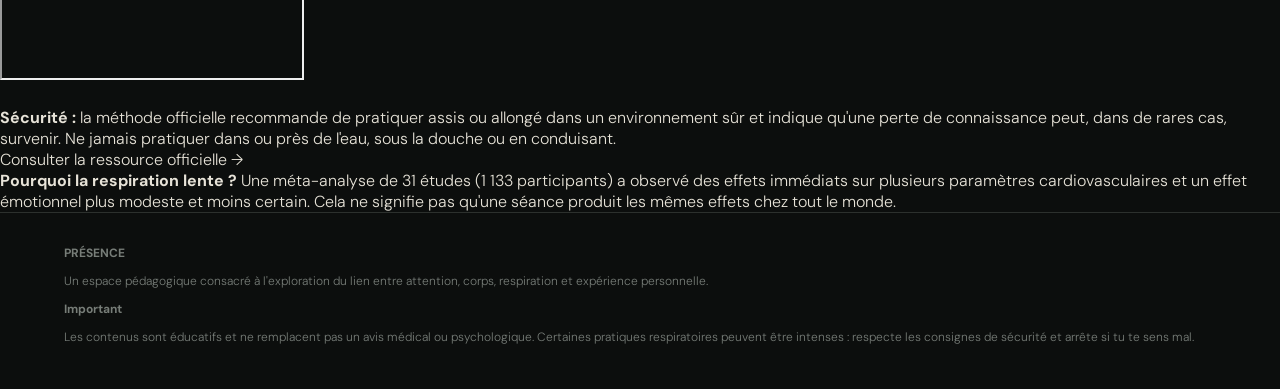
<file: pratiques.html>
<!doctype html><html lang="fr"><head><meta charset="utf-8"><meta name="viewport" content="width=device-width,initial-scale=1"><meta name="description" content="Présence — parcours de développement corporel et personnel"><title>Pratiques · Présence</title><link rel="stylesheet" href="style.css"></head><body><nav class="nav"><div class="navin wrap"><a class="brand" href="index.html">PRÉSENCE</a><div class="links">
    <a href="index.html">Accueil</a><a href="module-1.html">Module 1</a><a href="module-2.html">Module 2</a><a href="module-3.html">Module 3</a><a href="pratiques.html">Pratiques</a></div><span class="menu">☰</span></div></nav><main>
<section class="module-hero"><div class="wrap"><span class="badge">BIBLIOTHÈQUE DE PRATIQUES</span><h1 style="font-family:Georgia,serif;font-weight:500;font-size:clamp(46px,6vw,76px);line-height:1.02">Des exercices à expérimenter.</h1><p class="lead">Commence toujours doucement. Une pratique utile est une pratique que tu peux répéter sans te faire violence.</p></div></section>
<section id="lente"><div class="wrap lesson"><div><div class="kicker">01 · RESPIRATION LENTE</div><h2>5 / 5</h2><p>Inspire pendant 5 secondes. Expire pendant 5 secondes. Continue pendant 5 minutes.</p><div class="breath"><div class="orb" id="orb"></div></div><p id="breathText" style="text-align:center;font-weight:800">Prêt</p><button class="btn" onclick="breathStart()">Commencer</button></div><div class="timer"><div class="num">MINUTEUR</div><div class="clock" id="clockB">05:00</div><div class="phase" id="phaseB">Prêt</div><div class="controls"><button class="btn" onclick="timer('clockB','phaseB',300,true)">Lancer</button></div></div></div></section>
<section id="scan" style="background:var(--cream)"><div class="wrap"><div class="head"><div class="kicker">02 · SCAN CORPOREL</div><h2>Revenir aux appuis.</h2><p>Ferme les yeux si c'est confortable. Sens successivement les pieds, les jambes, le bassin, le ventre, le thorax, les mains, le visage. Il n'y a rien à réussir.</p></div><div class="exercise"><h3>Mini-guidage</h3><p id="scanText">Clique pour commencer.</p><button onclick="scan()">Étape suivante</button></div></div></section>
<section id="wimhof"><div class="wrap"><div class="head"><div class="kicker">03 · MÉTHODE EXTERNE</div><h2>Respiration Wim Hof</h2><p>Cette méthode appartient à un cadre spécifique. Le site ne reproduit pas ici un protocole propriétaire : il renvoie vers les ressources officielles pour l'apprentissage.</p></div><div class="video"><iframe src="https://www.youtube.com/embed/tybOi4hjZFQ" title="Guided Wim Hof Method Breathing" allow="accelerometer; autoplay; clipboard-write; encrypted-media; gyroscope; picture-in-picture" allowfullscreen></iframe></div><div class="source" style="margin-top:22px"><strong>Sécurité :</strong> la méthode officielle recommande de pratiquer assis ou allongé dans un environnement sûr et indique qu'une perte de connaissance peut, dans de rares cas, survenir. Ne jamais pratiquer dans ou près de l'eau, sous la douche ou en conduisant.<br><a href="https://www.wimhofmethod.com/fr/exercices-de-respiration" target="_blank" rel="noopener">Consulter la ressource officielle →</a></div></div></section>
<section><div class="wrap"><div class="source"><strong>Pourquoi la respiration lente ?</strong> Une méta-analyse de 31 études (1 133 participants) a observé des effets immédiats sur plusieurs paramètres cardiovasculaires et un effet émotionnel plus modeste et moins certain. Cela ne signifie pas qu'une séance produit les mêmes effets chez tout le monde.</div></div></section>
</main><footer><div class="wrap footergrid"><div><strong>PRÉSENCE</strong><p>Un espace pédagogique consacré à l'exploration du lien entre attention, corps, respiration et expérience personnelle.</p></div><div><strong>Important</strong><p>Les contenus sont éducatifs et ne remplacent pas un avis médical ou psychologique. Certaines pratiques respiratoires peuvent être intenses : respecte les consignes de sécurité et arrête si tu te sens mal.</p></div></div></footer></body></html>
</file>
<file: style.css>
@import url('https://fonts.googleapis.com/css2?family=DM+Sans:wght@300;400;500&family=Manrope:wght@300;400;500&display=swap');
:root{--bg:#0c0e0d;--paper:#e7e3d8;--muted:#a9aaa4;--line:#2c302d;--accent:#c9b997}
*{box-sizing:border-box}html{scroll-behavior:smooth}body{margin:0;background:var(--bg);color:var(--paper);font-family:"DM Sans",sans-serif;font-weight:300}
a{color:inherit;text-decoration:none}.nav{position:fixed;z-index:10;top:0;left:0;right:0;padding:22px 5vw;display:flex;justify-content:space-between;align-items:center;background:linear-gradient(#0c0e0ddd,transparent)}
.brand{letter-spacing:.28em;font-weight:500}.nav nav{display:flex;gap:26px;font-size:13px;color:var(--muted)}
.hero{min-height:100vh;display:grid;place-items:center;text-align:center;position:relative;overflow:hidden}.hero-content{z-index:2}
.orb{position:absolute;width:52vw;height:52vw;max-width:700px;max-height:700px;border-radius:48% 52% 58% 42%;background:radial-gradient(circle at 35% 30%,#8b806c55,#38443d33 45%,transparent 70%);filter:blur(3px);animation:breathe 10s ease-in-out infinite}
@keyframes breathe{50%{transform:scale(1.12) rotate(8deg);border-radius:56% 44% 42% 58%}}
.eyebrow{font-size:11px;letter-spacing:.26em;color:var(--accent);font-weight:500}.hero h1{font:300 clamp(64px,12vw,160px)/.9 "Manrope";letter-spacing:.12em;margin:28px 0 22px}.lead{font-size:clamp(20px,2.2vw,30px);margin-bottom:42px}
.button{display:inline-block;border:1px solid #d9d2c3;padding:14px 26px;border-radius:100px;font-size:13px;letter-spacing:.08em;transition:.3s}.button:hover{background:var(--paper);color:var(--bg)}
.section{padding:120px 8vw;border-top:1px solid var(--line)}h2{font:300 clamp(36px,5vw,68px)/1.08 "Manrope";max-width:900px;margin:24px 0 34px}.wide{max-width:780px;font-size:20px;line-height:1.7;color:#c8c8c1}
.cards{display:grid;grid-template-columns:repeat(3,1fr);gap:1px;background:var(--line);margin-top:50px}.cards article{background:var(--bg);padding:42px;min-height:330px}.cards span,.path b{color:var(--accent);font-size:12px}.cards h3,.path h3{font-size:25px;letter-spacing:.08em;margin-top:70px}.cards p,.path p,.split p{color:var(--muted);line-height:1.7}.cards a{display:inline-block;margin-top:25px;color:var(--accent)}
.split{display:grid;grid-template-columns:1fr 1fr;gap:8vw}.placeholder{border:1px dashed #4b504c;padding:30px;margin-top:32px;color:#777d78;font-size:13px}
.parcours{background:#d9d4c8;color:#111411}.parcours .eyebrow{color:#6b6049}.path{display:grid;grid-template-columns:repeat(3,1fr);gap:20px;margin:60px 0}.path div{border-top:1px solid #77756e;padding-top:24px}.path h3{margin-top:40px}.path p{color:#4e514e}.light{border-color:#111411}.light:hover{background:#111411;color:#e8e3d8}.micro{max-width:760px;font-size:11px;line-height:1.6;color:#62645f;margin-top:28px}
.closing{min-height:65vh;display:grid;place-items:center}.closing blockquote{max-width:900px;text-align:center;font:300 clamp(30px,4vw,56px)/1.25 "Manrope";margin:0}
footer{padding:32px 5vw;display:flex;justify-content:space-between;color:#777d78;font-size:12px;border-top:1px solid var(--line)}
.practice{max-width:720px;margin:auto;text-align:center}.timer{font:300 72px "Manrope";margin:35px}.journal{width:100%;min-height:150px;background:#121513;border:1px solid var(--line);color:var(--paper);padding:18px;margin:25px 0;font:inherit}
@media(max-width:760px){.nav nav{display:none}.cards,.path,.split{grid-template-columns:1fr}.section{padding:85px 7vw}.cards article{min-height:auto}.cards h3{margin-top:35px}.orb{width:95vw;height:95vw}footer{gap:20px;flex-direction:column}}
</file>
